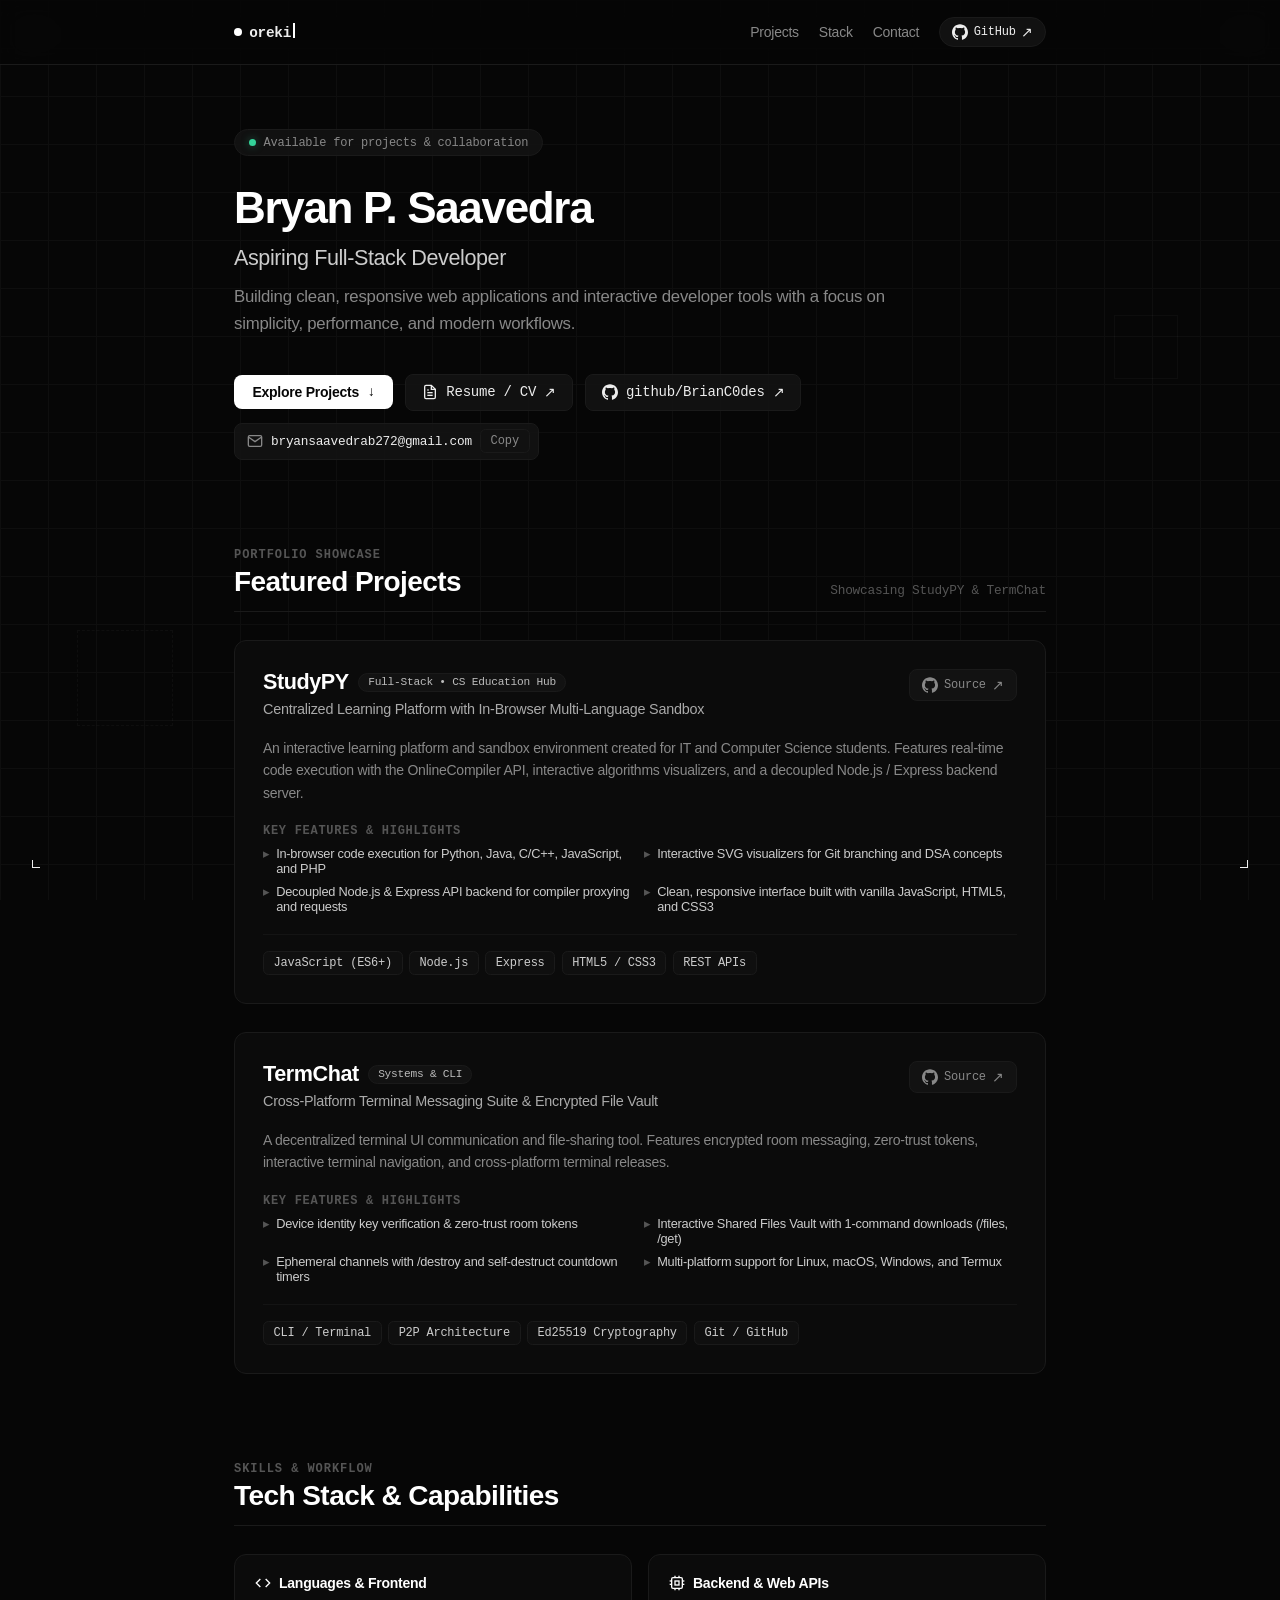
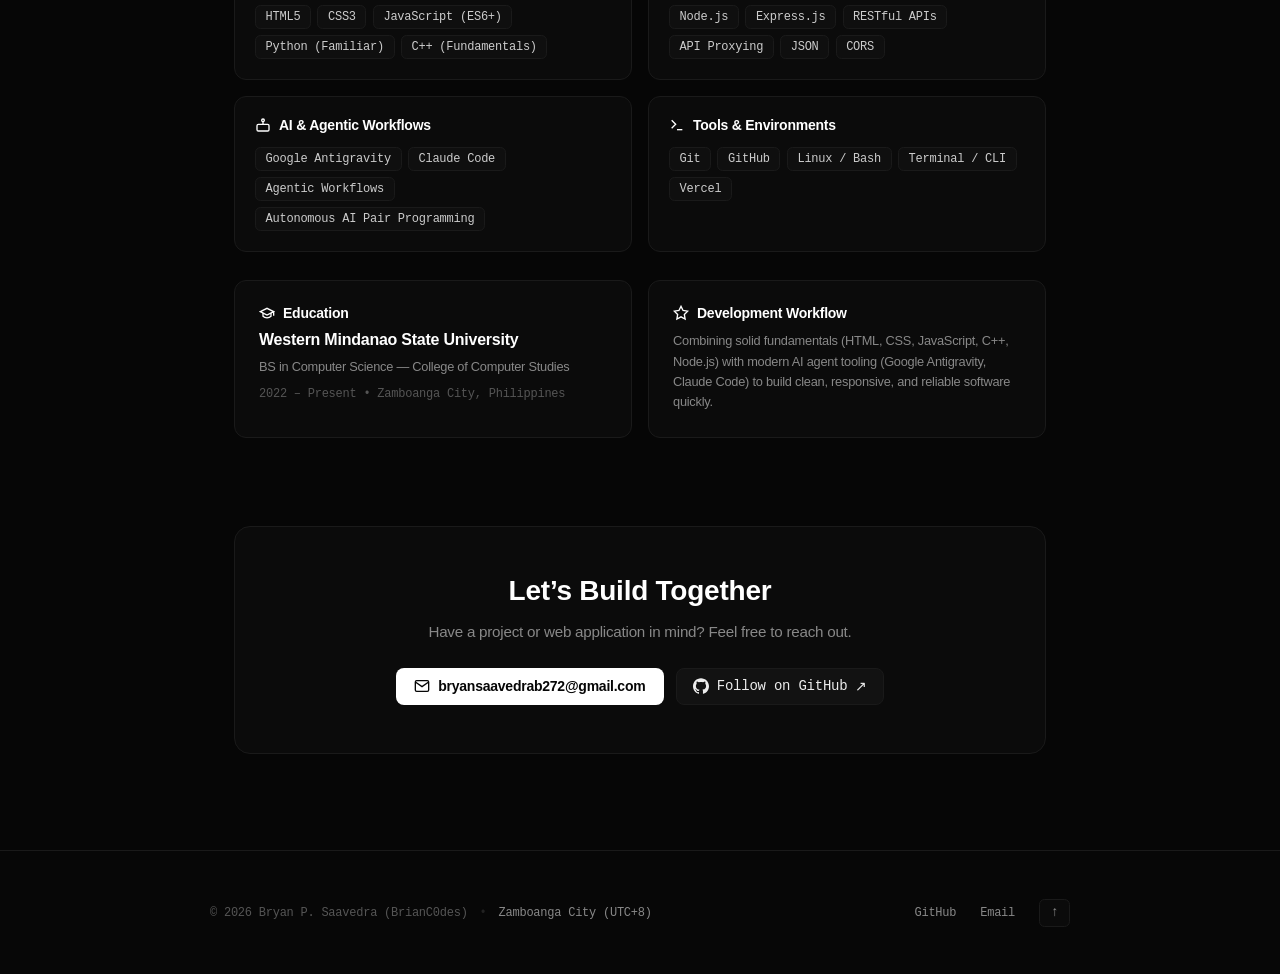
<file: index.html>
<!DOCTYPE html>
<html lang="en">
<head>
  <meta charset="UTF-8" />
  <meta name="viewport" content="width=device-width, initial-scale=1.0" />
  <title>Bryan P. Saavedra | Aspiring Full-Stack Developer</title>
  <meta name="description" content="Building clean, responsive web applications and interactive developer tools with a focus on simplicity, performance, and modern workflows." />
  <meta name="author" content="Bryan P. Saavedra" />
  <meta name="theme-color" content="#060606" />
  <link rel="canonical" href="https://brian-portfolio-chi-one.vercel.app/" />

  <!-- Open Graph / Facebook / Messenger / Discord / LinkedIn -->
  <meta property="og:site_name" content="oreki" />
  <meta property="og:locale" content="en_US" />
  <meta property="og:type" content="website" />
  <meta property="og:url" content="https://brian-portfolio-chi-one.vercel.app/" />
  <meta property="og:title" content="Bryan P. Saavedra | Aspiring Full-Stack Developer" />
  <meta property="og:description" content="Building clean, responsive web applications and interactive developer tools with a focus on simplicity, performance, and modern workflows." />
  <meta property="og:image" content="https://brian-portfolio-chi-one.vercel.app/og-image.png" />
  <meta property="og:image:secure_url" content="https://brian-portfolio-chi-one.vercel.app/og-image.png" />
  <meta property="og:image:type" content="image/png" />
  <meta property="og:image:width" content="1200" />
  <meta property="og:image:height" content="630" />
  <meta property="og:image:alt" content="Bryan P. Saavedra - Portfolio Preview Card" />

  <!-- Twitter / X Card -->
  <meta name="twitter:card" content="summary_large_image" />
  <meta name="twitter:url" content="https://brian-portfolio-chi-one.vercel.app/" />
  <meta name="twitter:title" content="Bryan P. Saavedra | Aspiring Full-Stack Developer" />
  <meta name="twitter:description" content="Building clean, responsive web applications and interactive developer tools with a focus on simplicity, performance, and modern workflows." />
  <meta name="twitter:image" content="https://brian-portfolio-chi-one.vercel.app/og-image.png" />
  <meta name="twitter:image:alt" content="Bryan P. Saavedra - Portfolio Preview Card" />

  <!-- Schema.org / Google -->
  <meta itemprop="name" content="Bryan P. Saavedra | Aspiring Full-Stack Developer" />
  <meta itemprop="description" content="Building clean, responsive web applications and interactive developer tools with a focus on simplicity, performance, and modern workflows." />
  <meta itemprop="image" content="https://brian-portfolio-chi-one.vercel.app/og-image.png" />
  
  <!-- Favicon -->
  <link rel="icon" href="data:image/svg+xml,<svg xmlns=%22http://www.w3.org/2000/svg%22 viewBox=%220 0 100 100%22><text y=%22.9em%22 font-size=%2290%22>⚡</text></svg>">
  
  <!-- CSS Stylesheet -->
  <link rel="stylesheet" href="style.css" />
</head>
<body>

  <!-- GEOMETRIC GRID BACKGROUND -->
  <div class="geometric-bg" aria-hidden="true">
    <div class="grid-overlay"></div>
    <div class="geo-corner top-left"></div>
    <div class="geo-corner top-right"></div>
    <div class="geo-corner bottom-left"></div>
    <div class="geo-corner bottom-right"></div>
    <div class="floating-geo square-1"></div>
    <div class="floating-geo square-2"></div>
  </div>

  <!-- NAVIGATION -->
  <header class="navbar">
    <div class="nav-container">
      <a href="#" class="brand">
        <span class="brand-dot"></span>
        <span class="brand-text">oreki<span class="brand-cursor"></span></span>
      </a>
      <nav class="nav-links">
        <a href="#projects">Projects</a>
        <a href="#about">Stack</a>
        <a href="#contact">Contact</a>
        <a href="https://github.com/BrianC0des" target="_blank" rel="noopener noreferrer" class="btn-github-nav" aria-label="GitHub Profile">
          <svg class="icon-svg" viewBox="0 0 24 24" fill="currentColor"><path d="M12 .297c-6.63 0-12 5.373-12 12 0 5.303 3.438 9.8 8.205 11.385.6.113.82-.258.82-.577 0-.285-.01-1.04-.015-2.04-3.338.724-4.042-1.61-4.042-1.61C4.422 18.07 3.633 17.7 3.633 17.7c-1.087-.744.084-.729.084-.729 1.205.084 1.838 1.236 1.838 1.236 1.07 1.835 2.809 1.305 3.495.998.108-.776.417-1.305.76-1.605-2.665-.3-5.466-1.332-5.466-5.93 0-1.31.465-2.38 1.235-3.22-.135-.303-.54-1.523.105-3.176 0 0 1.005-.322 3.3 1.23.96-.267 1.98-.399 3-.405 1.02.006 2.04.138 3 .405 2.28-1.552 3.285-1.23 3.285-1.23.645 1.653.24 2.873.12 3.176.765.84 1.23 1.91 1.23 3.22 0 4.61-2.805 5.625-5.475 5.92.42.36.81 1.096.81 2.22 0 1.606-.015 2.896-.015 3.286 0 .315.21.69.825.57C20.565 22.092 24 17.592 24 12.297c0-6.627-5.373-12-12-12"/></svg>
          <span class="github-text">GitHub</span>
          <span class="arrow-diag">↗</span>
        </a>
      </nav>
    </div>
  </header>

  <!-- MAIN CONTAINER -->
  <main class="main-wrapper">

    <!-- HERO SECTION -->
    <section class="hero-section">
      <div class="status-pill">
        <span class="status-dot"></span>
        <span>Available for projects & collaboration</span>
      </div>

      <div class="hero-titles">
        <h1 class="hero-name">Bryan P. Saavedra</h1>
        <h2 class="hero-role">Aspiring Full-Stack Developer</h2>
        <p class="hero-bio">
          Building clean, responsive web applications and interactive developer tools with a focus on simplicity, performance, and modern workflows.
        </p>
      </div>

      <div class="hero-actions">
        <a href="#projects" class="btn-primary">
          <span>Explore Projects</span>
          <span class="arrow-down">↓</span>
        </a>

        <a href="cv.pdf" target="_blank" rel="noopener noreferrer" class="btn-secondary">
          <svg class="icon-svg" viewBox="0 0 24 24" fill="none" stroke="currentColor" stroke-width="2"><path d="M14 2H6a2 2 0 0 0-2 2v16a2 2 0 0 0 2 2h12a2 2 0 0 0 2-2V8z"></path><polyline points="14 2 14 8 20 8"></polyline><line x1="16" y1="13" x2="8" y2="13"></line><line x1="16" y1="17" x2="8" y2="17"></line><polyline points="10 9 9 9 8 9"></polyline></svg>
          <span>Resume / CV</span>
          <span class="arrow-diag">↗</span>
        </a>

        <a href="https://github.com/BrianC0des" target="_blank" rel="noopener noreferrer" class="btn-secondary">
          <svg class="icon-svg" viewBox="0 0 24 24" fill="currentColor"><path d="M12 .297c-6.63 0-12 5.373-12 12 0 5.303 3.438 9.8 8.205 11.385.6.113.82-.258.82-.577 0-.285-.01-1.04-.015-2.04-3.338.724-4.042-1.61-4.042-1.61C4.422 18.07 3.633 17.7 3.633 17.7c-1.087-.744.084-.729.084-.729 1.205.084 1.838 1.236 1.838 1.236 1.07 1.835 2.809 1.305 3.495.998.108-.776.417-1.305.76-1.605-2.665-.3-5.466-1.332-5.466-5.93 0-1.31.465-2.38 1.235-3.22-.135-.303-.54-1.523.105-3.176 0 0 1.005-.322 3.3 1.23.96-.267 1.98-.399 3-.405 1.02.006 2.04.138 3 .405 2.28-1.552 3.285-1.23 3.285-1.23.645 1.653.24 2.873.12 3.176.765.84 1.23 1.91 1.23 3.22 0 4.61-2.805 5.625-5.475 5.92.42.36.81 1.096.81 2.22 0 1.606-.015 2.896-.015 3.286 0 .315.21.69.825.57C20.565 22.092 24 17.592 24 12.297c0-6.627-5.373-12-12-12"/></svg>
          <span>github/BrianC0des</span>
          <span class="arrow-diag">↗</span>
        </a>

        <div class="email-copy-box">
          <svg class="icon-svg" viewBox="0 0 24 24" fill="none" stroke="currentColor" stroke-width="2"><path d="M4 4h16c1.1 0 2 .9 2 2v12c0 1.1-.9 2-2 2H4c-1.1 0-2-.9-2-2V6c0-1.1.9-2 2-2z"></path><polyline points="22,6 12,13 2,6"></polyline></svg>
          <span class="email-text">bryansaavedrab272@gmail.com</span>
          <button id="copy-email-btn" class="btn-copy" type="button" title="Copy email address">
            <span class="copy-text">Copy</span>
          </button>
        </div>
      </div>
    </section>

    <!-- FEATURED PROJECTS -->
    <section id="projects" class="section-block">
      <div class="section-header">
        <div>
          <span class="section-tag">Portfolio Showcase</span>
          <h2 class="section-title">Featured Projects</h2>
        </div>
        <span class="section-subtitle">Showcasing StudyPY & TermChat</span>
      </div>

      <div class="projects-list">
        <!-- PROJECT 1: StudyPY -->
        <article class="project-card">
          <div class="card-header">
            <div class="card-title-group">
              <div class="title-with-badge">
                <h3 class="card-title">StudyPY</h3>
                <span class="badge">Full-Stack • CS Education Hub</span>
              </div>
              <p class="card-tagline">Centralized Learning Platform with In-Browser Multi-Language Sandbox</p>
            </div>
            <div class="card-links">
              <a href="https://github.com/BrianC0des/Studypy" target="_blank" rel="noopener noreferrer" class="btn-card-link">
                <svg class="icon-svg" viewBox="0 0 24 24" fill="currentColor"><path d="M12 .297c-6.63 0-12 5.373-12 12 0 5.303 3.438 9.8 8.205 11.385.6.113.82-.258.82-.577 0-.285-.01-1.04-.015-2.04-3.338.724-4.042-1.61-4.042-1.61C4.422 18.07 3.633 17.7 3.633 17.7c-1.087-.744.084-.729.084-.729 1.205.084 1.838 1.236 1.838 1.236 1.07 1.835 2.809 1.305 3.495.998.108-.776.417-1.305.76-1.605-2.665-.3-5.466-1.332-5.466-5.93 0-1.31.465-2.38 1.235-3.22-.135-.303-.54-1.523.105-3.176 0 0 1.005-.322 3.3 1.23.96-.267 1.98-.399 3-.405 1.02.006 2.04.138 3 .405 2.28-1.552 3.285-1.23 3.285-1.23.645 1.653.24 2.873.12 3.176.765.84 1.23 1.91 1.23 3.22 0 4.61-2.805 5.625-5.475 5.92.42.36.81 1.096.81 2.22 0 1.606-.015 2.896-.015 3.286 0 .315.21.69.825.57C20.565 22.092 24 17.592 24 12.297c0-6.627-5.373-12-12-12"/></svg>
                <span>Source</span>
                <span class="arrow-diag">↗</span>
              </a>
            </div>
          </div>

          <p class="card-desc">
            An interactive learning platform and sandbox environment created for IT and Computer Science students. Features real-time code execution with the OnlineCompiler API, interactive algorithms visualizers, and a decoupled Node.js / Express backend server.
          </p>

          <div class="highlights-block">
            <h4 class="highlights-heading">Key Features & Highlights</h4>
            <ul class="highlights-list">
              <li><span class="bullet">▸</span> In-browser code execution for Python, Java, C/C++, JavaScript, and PHP</li>
              <li><span class="bullet">▸</span> Interactive SVG visualizers for Git branching and DSA concepts</li>
              <li><span class="bullet">▸</span> Decoupled Node.js & Express API backend for compiler proxying and requests</li>
              <li><span class="bullet">▸</span> Clean, responsive interface built with vanilla JavaScript, HTML5, and CSS3</li>
            </ul>
          </div>

          <div class="card-footer">
            <div class="tags-row">
              <span class="tag">JavaScript (ES6+)</span>
              <span class="tag">Node.js</span>
              <span class="tag">Express</span>
              <span class="tag">HTML5 / CSS3</span>
              <span class="tag">REST APIs</span>
            </div>
          </div>
        </article>

        <!-- PROJECT 2: TermChat -->
        <article class="project-card">
          <div class="card-header">
            <div class="card-title-group">
              <div class="title-with-badge">
                <h3 class="card-title">TermChat</h3>
                <span class="badge">Systems & CLI</span>
              </div>
              <p class="card-tagline">Cross-Platform Terminal Messaging Suite & Encrypted File Vault</p>
            </div>
            <div class="card-links">
              <a href="https://github.com/BrianC0des/termchat" target="_blank" rel="noopener noreferrer" class="btn-card-link">
                <svg class="icon-svg" viewBox="0 0 24 24" fill="currentColor"><path d="M12 .297c-6.63 0-12 5.373-12 12 0 5.303 3.438 9.8 8.205 11.385.6.113.82-.258.82-.577 0-.285-.01-1.04-.015-2.04-3.338.724-4.042-1.61-4.042-1.61C4.422 18.07 3.633 17.7 3.633 17.7c-1.087-.744.084-.729.084-.729 1.205.084 1.838 1.236 1.838 1.236 1.07 1.835 2.809 1.305 3.495.998.108-.776.417-1.305.76-1.605-2.665-.3-5.466-1.332-5.466-5.93 0-1.31.465-2.38 1.235-3.22-.135-.303-.54-1.523.105-3.176 0 0 1.005-.322 3.3 1.23.96-.267 1.98-.399 3-.405 1.02.006 2.04.138 3 .405 2.28-1.552 3.285-1.23 3.285-1.23.645 1.653.24 2.873.12 3.176.765.84 1.23 1.91 1.23 3.22 0 4.61-2.805 5.625-5.475 5.92.42.36.81 1.096.81 2.22 0 1.606-.015 2.896-.015 3.286 0 .315.21.69.825.57C20.565 22.092 24 17.592 24 12.297c0-6.627-5.373-12-12-12"/></svg>
                <span>Source</span>
                <span class="arrow-diag">↗</span>
              </a>
            </div>
          </div>

          <p class="card-desc">
            A decentralized terminal UI communication and file-sharing tool. Features encrypted room messaging, zero-trust tokens, interactive terminal navigation, and cross-platform terminal releases.
          </p>

          <div class="highlights-block">
            <h4 class="highlights-heading">Key Features & Highlights</h4>
            <ul class="highlights-list">
              <li><span class="bullet">▸</span> Device identity key verification & zero-trust room tokens</li>
              <li><span class="bullet">▸</span> Interactive Shared Files Vault with 1-command downloads (/files, /get)</li>
              <li><span class="bullet">▸</span> Ephemeral channels with /destroy and self-destruct countdown timers</li>
              <li><span class="bullet">▸</span> Multi-platform support for Linux, macOS, Windows, and Termux</li>
            </ul>
          </div>

          <div class="card-footer">
            <div class="tags-row">
              <span class="tag">CLI / Terminal</span>
              <span class="tag">P2P Architecture</span>
              <span class="tag">Ed25519 Cryptography</span>
              <span class="tag">Git / GitHub</span>
            </div>
          </div>
        </article>
      </div>
    </section>

    <!-- SKILLS & BACKGROUND -->
    <section id="about" class="section-block">
      <div class="section-header">
        <div>
          <span class="section-tag">Skills & Workflow</span>
          <h2 class="section-title">Tech Stack & Capabilities</h2>
        </div>
      </div>

      <!-- Skills Matrix 2x2 -->
      <div class="skills-grid">
        <div class="skill-card">
          <div class="skill-category-title">
            <svg class="icon-svg" viewBox="0 0 24 24" fill="none" stroke="currentColor" stroke-width="2"><polyline points="16 18 22 12 16 6"></polyline><polyline points="8 6 2 12 8 18"></polyline></svg>
            <span>Languages & Frontend</span>
          </div>
          <div class="tags-row">
            <span class="tag">HTML5</span>
            <span class="tag">CSS3</span>
            <span class="tag">JavaScript (ES6+)</span>
            <span class="tag">Python (Familiar)</span>
            <span class="tag">C++ (Fundamentals)</span>
          </div>
        </div>

        <div class="skill-card">
          <div class="skill-category-title">
            <svg class="icon-svg" viewBox="0 0 24 24" fill="none" stroke="currentColor" stroke-width="2"><rect x="4" y="4" width="16" height="16" rx="2" ry="2"></rect><rect x="9" y="9" width="6" height="6"></rect><line x1="9" y1="1" x2="9" y2="4"></line><line x1="15" y1="1" x2="15" y2="4"></line><line x1="9" y1="20" x2="9" y2="23"></line><line x1="15" y1="20" x2="15" y2="23"></line><line x1="20" y1="9" x2="23" y2="9"></line><line x1="20" y1="14" x2="23" y2="14"></line><line x1="1" y1="9" x2="4" y2="9"></line><line x1="1" y1="14" x2="4" y2="14"></line></svg>
            <span>Backend & Web APIs</span>
          </div>
          <div class="tags-row">
            <span class="tag">Node.js</span>
            <span class="tag">Express.js</span>
            <span class="tag">RESTful APIs</span>
            <span class="tag">API Proxying</span>
            <span class="tag">JSON</span>
            <span class="tag">CORS</span>
          </div>
        </div>

        <div class="skill-card">
          <div class="skill-category-title">
            <svg class="icon-svg" viewBox="0 0 24 24" fill="none" stroke="currentColor" stroke-width="2"><rect x="3" y="11" width="18" height="10" rx="2"></rect><circle cx="12" cy="5" r="2"></circle><path d="M12 7v4"></path><line x1="8" y1="16" x2="8" y2="16"></line><line x1="16" y1="16" x2="16" y2="16"></line></svg>
            <span>AI & Agentic Workflows</span>
          </div>
          <div class="tags-row">
            <span class="tag">Google Antigravity</span>
            <span class="tag">Claude Code</span>
            <span class="tag">Agentic Workflows</span>
            <span class="tag">Autonomous AI Pair Programming</span>
          </div>
        </div>

        <div class="skill-card">
          <div class="skill-category-title">
            <svg class="icon-svg" viewBox="0 0 24 24" fill="none" stroke="currentColor" stroke-width="2"><polyline points="4 17 10 11 4 5"></polyline><line x1="12" y1="19" x2="20" y2="19"></line></svg>
            <span>Tools & Environments</span>
          </div>
          <div class="tags-row">
            <span class="tag">Git</span>
            <span class="tag">GitHub</span>
            <span class="tag">Linux / Bash</span>
            <span class="tag">Terminal / CLI</span>
            <span class="tag">Vercel</span>
          </div>
        </div>
      </div>

      <!-- Education & Workflow 2-Column -->
      <div class="info-grid">
        <div class="info-card">
          <div class="info-card-header">
            <svg class="icon-svg" viewBox="0 0 24 24" fill="none" stroke="currentColor" stroke-width="2"><path d="M22 10v6M2 10l10-5 10 5-10 5z"></path><path d="M6 12v5c3 3 9 3 12 0v-5"></path></svg>
            <span>Education</span>
          </div>
          <h4 class="info-title">Western Mindanao State University</h4>
          <p class="info-sub">BS in Computer Science — College of Computer Studies</p>
          <p class="info-meta">2022 – Present • Zamboanga City, Philippines</p>
        </div>

        <div class="info-card">
          <div class="info-card-header">
            <svg class="icon-svg" viewBox="0 0 24 24" fill="none" stroke="currentColor" stroke-width="2"><polygon points="12 2 15.09 8.26 22 9.27 17 14.14 18.18 21.02 12 17.77 5.82 21.02 7 14.14 2 9.27 8.91 8.26 12 2"></polygon></svg>
            <span>Development Workflow</span>
          </div>
          <p class="info-text">
            Combining solid fundamentals (HTML, CSS, JavaScript, C++, Node.js) with modern AI agent tooling (Google Antigravity, Claude Code) to build clean, responsive, and reliable software quickly.
          </p>
        </div>
      </div>
    </section>

    <!-- CONTACT SECTION -->
    <section id="contact" class="section-block">
      <div class="contact-card">
        <h2 class="contact-title">Let’s Build Together</h2>
        <p class="contact-desc">
          Have a project or web application in mind? Feel free to reach out.
        </p>
        <div class="contact-actions">
          <a href="mailto:bryansaavedrab272@gmail.com" class="btn-primary">
            <svg class="icon-svg" viewBox="0 0 24 24" fill="none" stroke="currentColor" stroke-width="2"><path d="M4 4h16c1.1 0 2 .9 2 2v12c0 1.1-.9 2-2 2H4c-1.1 0-2-.9-2-2V6c0-1.1.9-2 2-2z"></path><polyline points="22,6 12,13 2,6"></polyline></svg>
            <span>bryansaavedrab272@gmail.com</span>
          </a>
          <a href="https://github.com/BrianC0des" target="_blank" rel="noopener noreferrer" class="btn-secondary">
            <svg class="icon-svg" viewBox="0 0 24 24" fill="currentColor"><path d="M12 .297c-6.63 0-12 5.373-12 12 0 5.303 3.438 9.8 8.205 11.385.6.113.82-.258.82-.577 0-.285-.01-1.04-.015-2.04-3.338.724-4.042-1.61-4.042-1.61C4.422 18.07 3.633 17.7 3.633 17.7c-1.087-.744.084-.729.084-.729 1.205.084 1.838 1.236 1.838 1.236 1.07 1.835 2.809 1.305 3.495.998.108-.776.417-1.305.76-1.605-2.665-.3-5.466-1.332-5.466-5.93 0-1.31.465-2.38 1.235-3.22-.135-.303-.54-1.523.105-3.176 0 0 1.005-.322 3.3 1.23.96-.267 1.98-.399 3-.405 1.02.006 2.04.138 3 .405 2.28-1.552 3.285-1.23 3.285-1.23.645 1.653.24 2.873.12 3.176.765.84 1.23 1.91 1.23 3.22 0 4.61-2.805 5.625-5.475 5.92.42.36.81 1.096.81 2.22 0 1.606-.015 2.896-.015 3.286 0 .315.21.69.825.57C20.565 22.092 24 17.592 24 12.297c0-6.627-5.373-12-12-12"/></svg>
            <span>Follow on GitHub</span>
            <span class="arrow-diag">↗</span>
          </a>
        </div>
      </div>
    </section>

  </main>

  <!-- FOOTER -->
  <footer class="footer">
    <div class="footer-container">
      <div class="footer-left">
        <span>© <span id="year">2026</span> Bryan P. Saavedra (BrianC0des)</span>
        <span class="separator">•</span>
        <span class="location">Zamboanga City (UTC+8)</span>
      </div>
      <div class="footer-right">
        <a href="https://github.com/BrianC0des" target="_blank" rel="noopener noreferrer" class="footer-link">GitHub</a>
        <a href="mailto:bryansaavedrab272@gmail.com" class="footer-link">Email</a>
        <button id="scroll-top-btn" class="btn-top" type="button" title="Back to top">↑</button>
      </div>
    </div>
  </footer>

  <!-- Vanilla JS Script -->
  <script src="script.js"></script>
</body>
</html>
</file>
<file: style.css>
/* ==========================================================================
   MINIMALIST MONOCHROME THEME - VANILLA CSS
   Bryan P. Saavedra Portfolio
   ========================================================================== */

:root {
  --bg: #060606;
  --bg-card: #0b0b0b;
  --bg-card-hover: #101010;
  --bg-pill: rgba(20, 20, 20, 0.8);
  --border: #1a1a1a;
  --border-hover: #383838;
  --text-main: #ededed;
  --text-muted: #888888;
  --text-subtle: #555555;
  --text-dark: #060606;
  --accent-white: #ffffff;
  --font-sans: -apple-system, BlinkMacSystemFont, "Segoe UI", Roboto, Helvetica, Arial, sans-serif;
  --font-mono: "JetBrains Mono", ui-monospace, SFMono-Regular, Menlo, Monaco, Consolas, monospace;
}

/* Reset & Base */
*, *::before, *::after {
  box-sizing: border-box;
  margin: 0;
  padding: 0;
}

html {
  scroll-behavior: smooth;
  background-color: var(--bg);
  color: var(--text-main);
  font-family: var(--font-sans);
  letter-spacing: -0.015em;
  -webkit-font-smoothing: antialiased;
}

body {
  min-height: 100vh;
  background-color: var(--bg);
  color: var(--text-main);
  position: relative;
  overflow-x: hidden;
}

::selection {
  background-color: var(--accent-white);
  color: var(--text-dark);
}

/* Custom Minimalist Scrollbar */
::-webkit-scrollbar {
  width: 6px;
}
::-webkit-scrollbar-track {
  background: var(--bg);
}
::-webkit-scrollbar-thumb {
  background: #222;
  border-radius: 3px;
}
::-webkit-scrollbar-thumb:hover {
  background: #3a3a3a;
}

/* ==========================================================================
   GEOMETRIC GRID BACKGROUND (Squares & Orthogonal Grid)
   ========================================================================== */
.geometric-bg {
  position: fixed;
  inset: 0;
  pointer-events: none;
  z-index: 0;
  overflow: hidden;
}

.grid-overlay {
  position: absolute;
  inset: 0;
  opacity: 0.035;
  background-image: 
    linear-gradient(to right, #ffffff 1px, transparent 1px),
    linear-gradient(to bottom, #ffffff 1px, transparent 1px);
  background-size: 48px 48px;
}

.geo-corner {
  position: absolute;
  width: 8px;
  height: 8px;
  border-color: rgba(255, 255, 255, 0.15);
}
.geo-corner.top-left { top: 32px; left: 32px; border-left: 1px solid; border-top: 1px solid; }
.geo-corner.top-right { top: 32px; right: 32px; border-right: 1px solid; border-top: 1px solid; }
.geo-corner.bottom-left { bottom: 32px; left: 32px; border-left: 1px solid; border-bottom: 1px solid; }
.geo-corner.bottom-right { bottom: 32px; right: 32px; border-right: 1px solid; border-bottom: 1px solid; }

.floating-geo {
  position: absolute;
  border: 1px solid rgba(255, 255, 255, 0.03);
}
.floating-geo.square-1 {
  top: 35%;
  right: 8%;
  width: 64px;
  height: 64px;
}
.floating-geo.square-2 {
  top: 70%;
  left: 6%;
  width: 96px;
  height: 96px;
  border: 1px dashed rgba(255, 255, 255, 0.035);
}

/* ==========================================================================
   NAVIGATION
   ========================================================================== */
.navbar {
  position: sticky;
  top: 0;
  z-index: 50;
  backdrop-filter: blur(12px);
  -webkit-backdrop-filter: blur(12px);
  background-color: rgba(6, 6, 6, 0.85);
  border-bottom: 1px solid var(--border);
}

.nav-container {
  max-width: 860px;
  margin: 0 auto;
  padding: 0 1.5rem;
  height: 4rem;
  display: flex;
  align-items: center;
  justify-content: space-between;
  gap: 1rem;
}

.brand {
  display: flex;
  align-items: center;
  gap: 0.45rem;
  text-decoration: none;
  color: var(--text-main);
  font-family: var(--font-mono);
  font-size: 0.9rem;
  font-weight: 600;
  flex-shrink: 0;
}

.brand-dot {
  width: 8px;
  height: 8px;
  border-radius: 50%;
  background-color: var(--accent-white);
  transition: transform 0.2s ease;
}
.brand:hover .brand-dot {
  transform: scale(1.25);
}

.brand-cursor {
  display: inline-block;
  width: 2px;
  height: 1.05em;
  background-color: var(--accent-white);
  margin-left: 1.5px;
  vertical-align: -1.5px;
  animation: cursor-blink 1s step-start infinite;
}

@keyframes cursor-blink {
  0%, 100% {
    opacity: 1;
  }
  50% {
    opacity: 0;
  }
}

.nav-links {
  display: flex;
  align-items: center;
  gap: 1.25rem;
}

.nav-links a {
  color: var(--text-muted);
  text-decoration: none;
  font-size: 0.875rem;
  transition: color 0.2s ease;
}

.nav-links a:hover {
  color: var(--text-main);
}

.btn-github-nav {
  display: inline-flex;
  align-items: center;
  gap: 0.35rem;
  font-family: var(--font-mono);
  font-size: 0.75rem !important;
  padding: 0.35rem 0.75rem;
  border-radius: 9999px;
  border: 1px solid var(--border);
  background: var(--bg-pill);
  color: var(--text-main) !important;
  transition: all 0.2s ease;
}

.btn-github-nav:hover {
  border-color: var(--border-hover);
  background: #181818;
}

/* Mobile Navbar Optimization */
@media (max-width: 640px) {
  .nav-container {
    padding: 0 1rem;
    height: 3.5rem;
  }
  .nav-links {
    gap: 0.85rem;
  }
  .nav-links a {
    font-size: 0.8rem;
  }
  .btn-github-nav {
    padding: 0.3rem 0.6rem;
  }
}

@media (max-width: 440px) {
  .nav-container {
    padding: 0 0.85rem;
  }
  .nav-links {
    gap: 0.65rem;
  }
  .btn-github-nav .github-text {
    display: none;
  }
  .btn-github-nav {
    padding: 0.3rem 0.5rem;
  }
}

/* ==========================================================================
   MAIN LAYOUT & HERO
   ========================================================================== */
.main-wrapper {
  max-width: 860px;
  margin: 0 auto;
  padding: 3rem 1.5rem 6rem;
  position: relative;
  z-index: 10;
  display: flex;
  flex-direction: column;
  gap: 5.5rem;
}

.hero-section {
  display: flex;
  flex-direction: column;
  gap: 1.75rem;
  padding-top: 1rem;
}

.status-pill {
  align-self: flex-start;
  display: inline-flex;
  align-items: center;
  gap: 0.5rem;
  padding: 0.35rem 0.85rem;
  border-radius: 9999px;
  border: 1px solid var(--border);
  background: var(--bg-pill);
  font-family: var(--font-mono);
  font-size: 0.75rem;
  color: var(--text-muted);
}

.status-dot {
  width: 7px;
  height: 7px;
  border-radius: 50%;
  background-color: #34d399;
  box-shadow: 0 0 8px rgba(52, 211, 153, 0.4);
}

.hero-titles {
  display: flex;
  flex-direction: column;
  gap: 0.75rem;
}

.hero-name {
  font-size: 2.75rem;
  font-weight: 700;
  letter-spacing: -0.03em;
  color: var(--accent-white);
  line-height: 1.1;
}

.hero-role {
  font-size: 1.35rem;
  font-weight: 500;
  color: #ccc;
  letter-spacing: -0.02em;
}

.hero-bio {
  font-size: 1.05rem;
  color: var(--text-muted);
  line-height: 1.65;
  max-width: 42rem;
}

.hero-bio strong {
  color: var(--text-main);
  font-weight: 500;
}

.hero-actions {
  display: flex;
  flex-wrap: wrap;
  align-items: center;
  gap: 0.75rem;
  padding-top: 0.5rem;
}

/* ==========================================================================
   BUTTONS & COMMON COMPONENTS
   ========================================================================== */
.btn-primary {
  display: inline-flex;
  align-items: center;
  gap: 0.5rem;
  padding: 0.55rem 1.15rem;
  border-radius: 0.5rem;
  background-color: var(--accent-white);
  color: var(--text-dark);
  font-size: 0.875rem;
  font-weight: 600;
  text-decoration: none;
  transition: all 0.2s ease;
}

.btn-primary:hover {
  background-color: #e4e4e4;
  transform: translateY(-1px);
}

.btn-secondary {
  display: inline-flex;
  align-items: center;
  gap: 0.5rem;
  padding: 0.55rem 1rem;
  border-radius: 0.5rem;
  border: 1px solid var(--border);
  background: var(--bg-pill);
  color: var(--text-main);
  font-size: 0.875rem;
  font-family: var(--font-mono);
  text-decoration: none;
  transition: all 0.2s ease;
}

.btn-secondary:hover {
  border-color: var(--border-hover);
  background: #141414;
  transform: translateY(-1px);
}

.email-copy-box {
  display: inline-flex;
  align-items: center;
  gap: 0.5rem;
  padding: 0.35rem 0.5rem 0.35rem 0.75rem;
  border-radius: 0.5rem;
  border: 1px solid var(--border);
  background: var(--bg-pill);
  font-family: var(--font-mono);
  font-size: 0.8rem;
  color: var(--text-muted);
}

.email-text {
  color: var(--text-main);
}

.btn-copy {
  border: 1px solid var(--border);
  background: #111;
  color: var(--text-muted);
  font-family: var(--font-mono);
  font-size: 0.75rem;
  padding: 0.25rem 0.6rem;
  border-radius: 0.35rem;
  cursor: pointer;
  transition: all 0.2s ease;
}

.btn-copy:hover {
  border-color: var(--border-hover);
  color: var(--text-main);
  background: #1a1a1a;
}

.btn-copy.copied {
  border-color: #34d399;
  color: #34d399;
  background: rgba(52, 211, 153, 0.1);
}

.icon-svg {
  width: 1rem;
  height: 1rem;
  flex-shrink: 0;
}

.arrow-diag, .arrow-down {
  font-family: var(--font-mono);
  font-size: 0.85rem;
}

/* ==========================================================================
   SECTIONS & PROJECT CARDS
   ========================================================================== */
.section-block {
  display: flex;
  flex-direction: column;
  gap: 1.75rem;
  scroll-margin-top: 5rem;
}

.section-header {
  display: flex;
  flex-direction: column;
  gap: 0.35rem;
  border-bottom: 1px solid var(--border);
  padding-bottom: 0.85rem;
}

@media (min-width: 640px) {
  .section-header {
    flex-direction: row;
    align-items: flex-end;
    justify-content: space-between;
  }
}

.section-tag {
  font-family: var(--font-mono);
  font-size: 0.75rem;
  text-transform: uppercase;
  letter-spacing: 0.08em;
  color: var(--text-subtle);
  font-weight: 600;
  display: block;
  margin-bottom: 0.25rem;
}

.section-title {
  font-size: 1.75rem;
  font-weight: 700;
  color: var(--accent-white);
  letter-spacing: -0.02em;
}

.section-subtitle {
  font-family: var(--font-mono);
  font-size: 0.8rem;
  color: var(--text-subtle);
}

.projects-list {
  display: flex;
  flex-direction: column;
  gap: 1.75rem;
}

.project-card {
  background-color: var(--bg-card);
  border: 1px solid var(--border);
  border-radius: 0.75rem;
  padding: 1.75rem;
  display: flex;
  flex-direction: column;
  gap: 1.25rem;
  transition: all 0.25s ease;
  position: relative;
  overflow: hidden;
}

.project-card:hover {
  border-color: var(--border-hover);
  background-color: var(--bg-card-hover);
  transform: translateY(-2px);
}

.card-header {
  display: flex;
  align-items: flex-start;
  justify-content: space-between;
  gap: 1rem;
}

.card-title-group {
  display: flex;
  flex-direction: column;
  gap: 0.35rem;
}

.title-with-badge {
  display: flex;
  align-items: center;
  gap: 0.6rem;
  flex-wrap: wrap;
}

.card-title {
  font-size: 1.35rem;
  font-weight: 700;
  color: var(--accent-white);
  letter-spacing: -0.02em;
}

.badge {
  font-family: var(--font-mono);
  font-size: 0.7rem;
  padding: 0.15rem 0.55rem;
  border-radius: 9999px;
  border: 1px solid var(--border);
  background-color: #121212;
  color: #bbb;
}

.card-tagline {
  font-size: 0.9rem;
  color: #aaa;
}

.btn-card-link {
  display: inline-flex;
  align-items: center;
  gap: 0.4rem;
  padding: 0.4rem 0.75rem;
  border-radius: 0.5rem;
  border: 1px solid var(--border);
  background: var(--bg-pill);
  color: var(--text-muted);
  font-family: var(--font-mono);
  font-size: 0.75rem;
  text-decoration: none;
  transition: all 0.2s ease;
  flex-shrink: 0;
}

.btn-card-link:hover {
  color: var(--accent-white);
  border-color: var(--border-hover);
  background: #181818;
}

.card-desc {
  font-size: 0.875rem;
  color: var(--text-muted);
  line-height: 1.6;
}

.highlights-block {
  display: flex;
  flex-direction: column;
  gap: 0.5rem;
}

.highlights-heading {
  font-family: var(--font-mono);
  font-size: 0.75rem;
  text-transform: uppercase;
  letter-spacing: 0.06em;
  color: var(--text-subtle);
  font-weight: 600;
}

.highlights-list {
  list-style: none;
  display: grid;
  grid-template-columns: 1fr;
  gap: 0.5rem;
  font-size: 0.8rem;
  color: #ccc;
}

@media (min-width: 640px) {
  .highlights-list {
    grid-template-columns: 1fr 1fr;
  }
}

.highlights-list li {
  display: flex;
  align-items: flex-start;
  gap: 0.4rem;
}

.bullet {
  color: var(--text-subtle);
  font-family: var(--font-mono);
  user-select: none;
}

.card-footer {
  padding-top: 1rem;
  border-top: 1px solid #141414;
}

.tags-row {
  display: flex;
  flex-wrap: wrap;
  gap: 0.4rem;
}

.tag {
  font-family: var(--font-mono);
  font-size: 0.75rem;
  padding: 0.25rem 0.6rem;
  border-radius: 0.35rem;
  border: 1px solid var(--border);
  background: rgba(18, 18, 18, 0.7);
  color: #ccc;
}

/* ==========================================================================
   SKILLS & INFO GRIDS
   ========================================================================== */
.skills-grid {
  display: grid;
  grid-template-columns: 1fr;
  gap: 1rem;
}

@media (min-width: 640px) {
  .skills-grid {
    grid-template-columns: 1fr 1fr;
  }
}

.skill-card {
  background-color: var(--bg-card);
  border: 1px solid var(--border);
  border-radius: 0.75rem;
  padding: 1.25rem;
  display: flex;
  flex-direction: column;
  gap: 0.85rem;
  transition: all 0.2s ease;
}

.skill-card:hover {
  border-color: var(--border-hover);
  background-color: var(--bg-card-hover);
}

.skill-category-title {
  display: flex;
  align-items: center;
  gap: 0.5rem;
  font-size: 0.875rem;
  font-weight: 600;
  color: var(--accent-white);
}

.info-grid {
  display: grid;
  grid-template-columns: 1fr;
  gap: 1rem;
}

@media (min-width: 640px) {
  .info-grid {
    grid-template-columns: 1fr 1fr;
  }
}

.info-card {
  background-color: var(--bg-card);
  border: 1px solid var(--border);
  border-radius: 0.75rem;
  padding: 1.5rem;
  display: flex;
  flex-direction: column;
  gap: 0.6rem;
}

.info-card-header {
  display: flex;
  align-items: center;
  gap: 0.5rem;
  font-size: 0.875rem;
  font-weight: 600;
  color: var(--accent-white);
}

.info-title {
  font-size: 1rem;
  font-weight: 600;
  color: var(--accent-white);
}

.info-sub {
  font-size: 0.8rem;
  color: var(--text-muted);
}

.info-meta {
  font-family: var(--font-mono);
  font-size: 0.75rem;
  color: var(--text-subtle);
  margin-top: 0.25rem;
}

.info-text {
  font-size: 0.8rem;
  color: var(--text-muted);
  line-height: 1.6;
}

/* ==========================================================================
   CONTACT CARD
   ========================================================================== */
.contact-card {
  background-color: var(--bg-card);
  border: 1px solid var(--border);
  border-radius: 1rem;
  padding: 3rem 1.5rem;
  text-align: center;
  display: flex;
  flex-direction: column;
  align-items: center;
  gap: 1rem;
}

.contact-title {
  font-size: 1.75rem;
  font-weight: 700;
  color: var(--accent-white);
}

.contact-desc {
  font-size: 0.95rem;
  color: var(--text-muted);
  max-width: 28rem;
}

.contact-actions {
  display: flex;
  flex-wrap: wrap;
  justify-content: center;
  gap: 0.75rem;
  margin-top: 0.75rem;
}

/* ==========================================================================
   FOOTER
   ========================================================================== */
.footer {
  border-top: 1px solid var(--border);
  background-color: #070707;
  padding: 3rem 1.5rem;
  font-family: var(--font-mono);
  font-size: 0.75rem;
  color: var(--text-subtle);
}

.footer-container {
  max-width: 860px;
  margin: 0 auto;
  display: flex;
  flex-direction: column;
  align-items: center;
  justify-content: space-between;
  gap: 1.5rem;
}

@media (min-width: 640px) {
  .footer-container {
    flex-direction: row;
  }
}

.footer-left {
  display: flex;
  align-items: center;
  gap: 0.75rem;
}

.separator {
  color: #222;
}

.location {
  color: var(--text-muted);
}

.footer-right {
  display: flex;
  align-items: center;
  gap: 1.5rem;
}

.footer-link {
  color: var(--text-muted);
  text-decoration: none;
  transition: color 0.2s ease;
}

.footer-link:hover {
  color: var(--accent-white);
}

.btn-top {
  border: 1px solid var(--border);
  background: var(--bg-card);
  color: var(--text-muted);
  font-family: var(--font-mono);
  font-size: 0.85rem;
  padding: 0.35rem 0.65rem;
  border-radius: 0.35rem;
  cursor: pointer;
  transition: all 0.2s ease;
}

.btn-top:hover {
  border-color: var(--border-hover);
  color: var(--accent-white);
}
</file>
